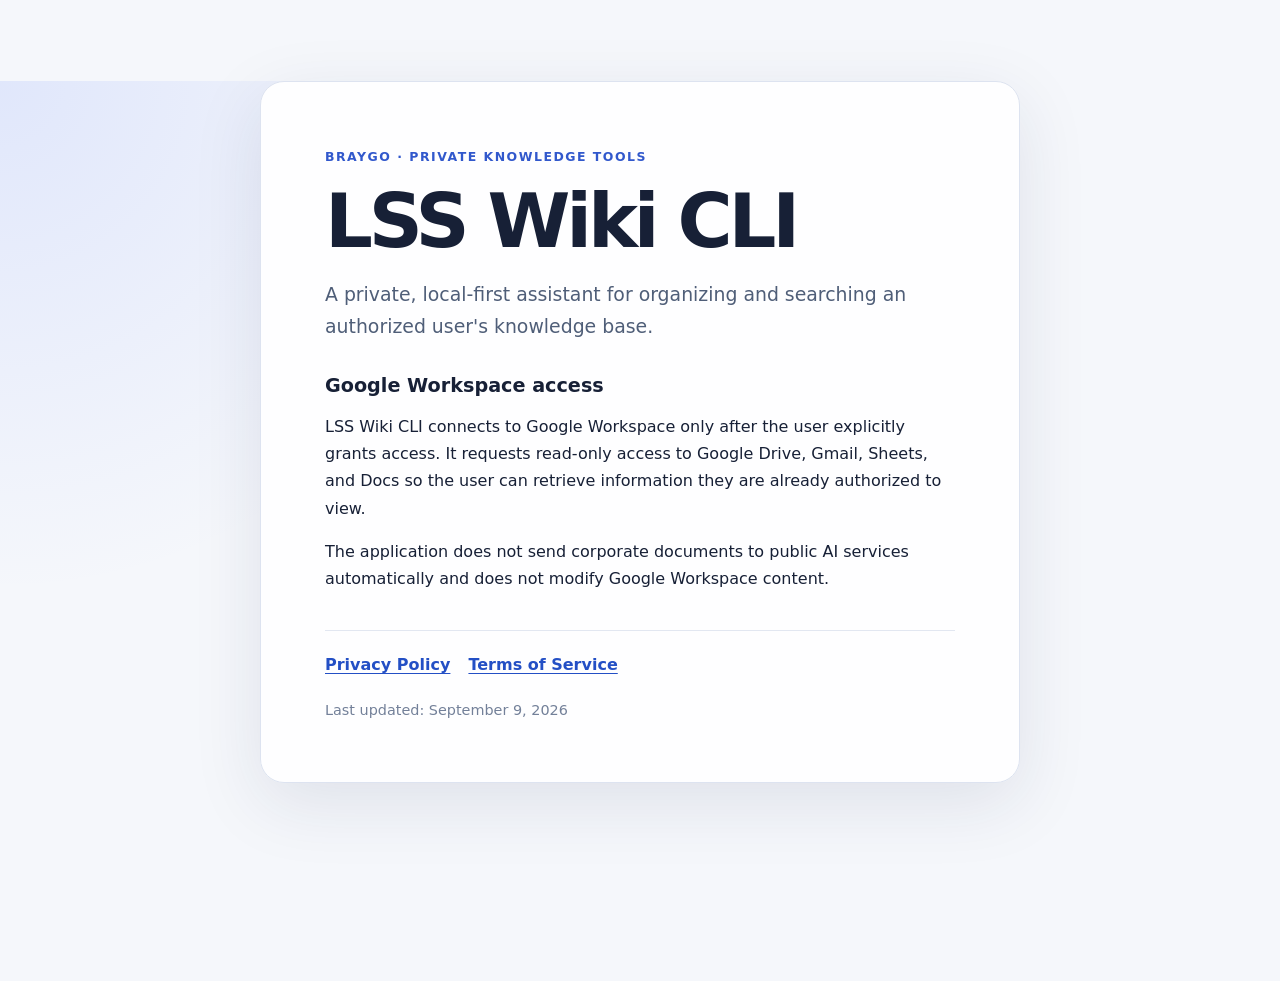
<file: index.html>
<!doctype html>
<html lang="en">
<head>
  <meta charset="utf-8">
  <meta name="viewport" content="width=device-width, initial-scale=1">
  <meta name="description" content="Official information page for LSS Wiki CLI, a private local knowledge-base assistant.">
  <title>LSS Wiki CLI</title>
  <link rel="stylesheet" href="styles.css">
</head>
<body>
  <main class="shell">
    <p class="eyebrow">BRAYGO · PRIVATE KNOWLEDGE TOOLS</p>
    <h1>LSS Wiki CLI</h1>
    <p class="lead">A private, local-first assistant for organizing and searching an authorized user's knowledge base.</p>

    <section>
      <h2>Google Workspace access</h2>
      <p>LSS Wiki CLI connects to Google Workspace only after the user explicitly grants access. It requests read-only access to Google Drive, Gmail, Sheets, and Docs so the user can retrieve information they are already authorized to view.</p>
      <p>The application does not send corporate documents to public AI services automatically and does not modify Google Workspace content.</p>
    </section>

    <nav aria-label="Legal documents">
      <a href="privacy.html">Privacy Policy</a>
      <a href="terms.html">Terms of Service</a>
    </nav>

    <footer>Last updated: September 9, 2026</footer>
  </main>
</body>
</html>
</file>
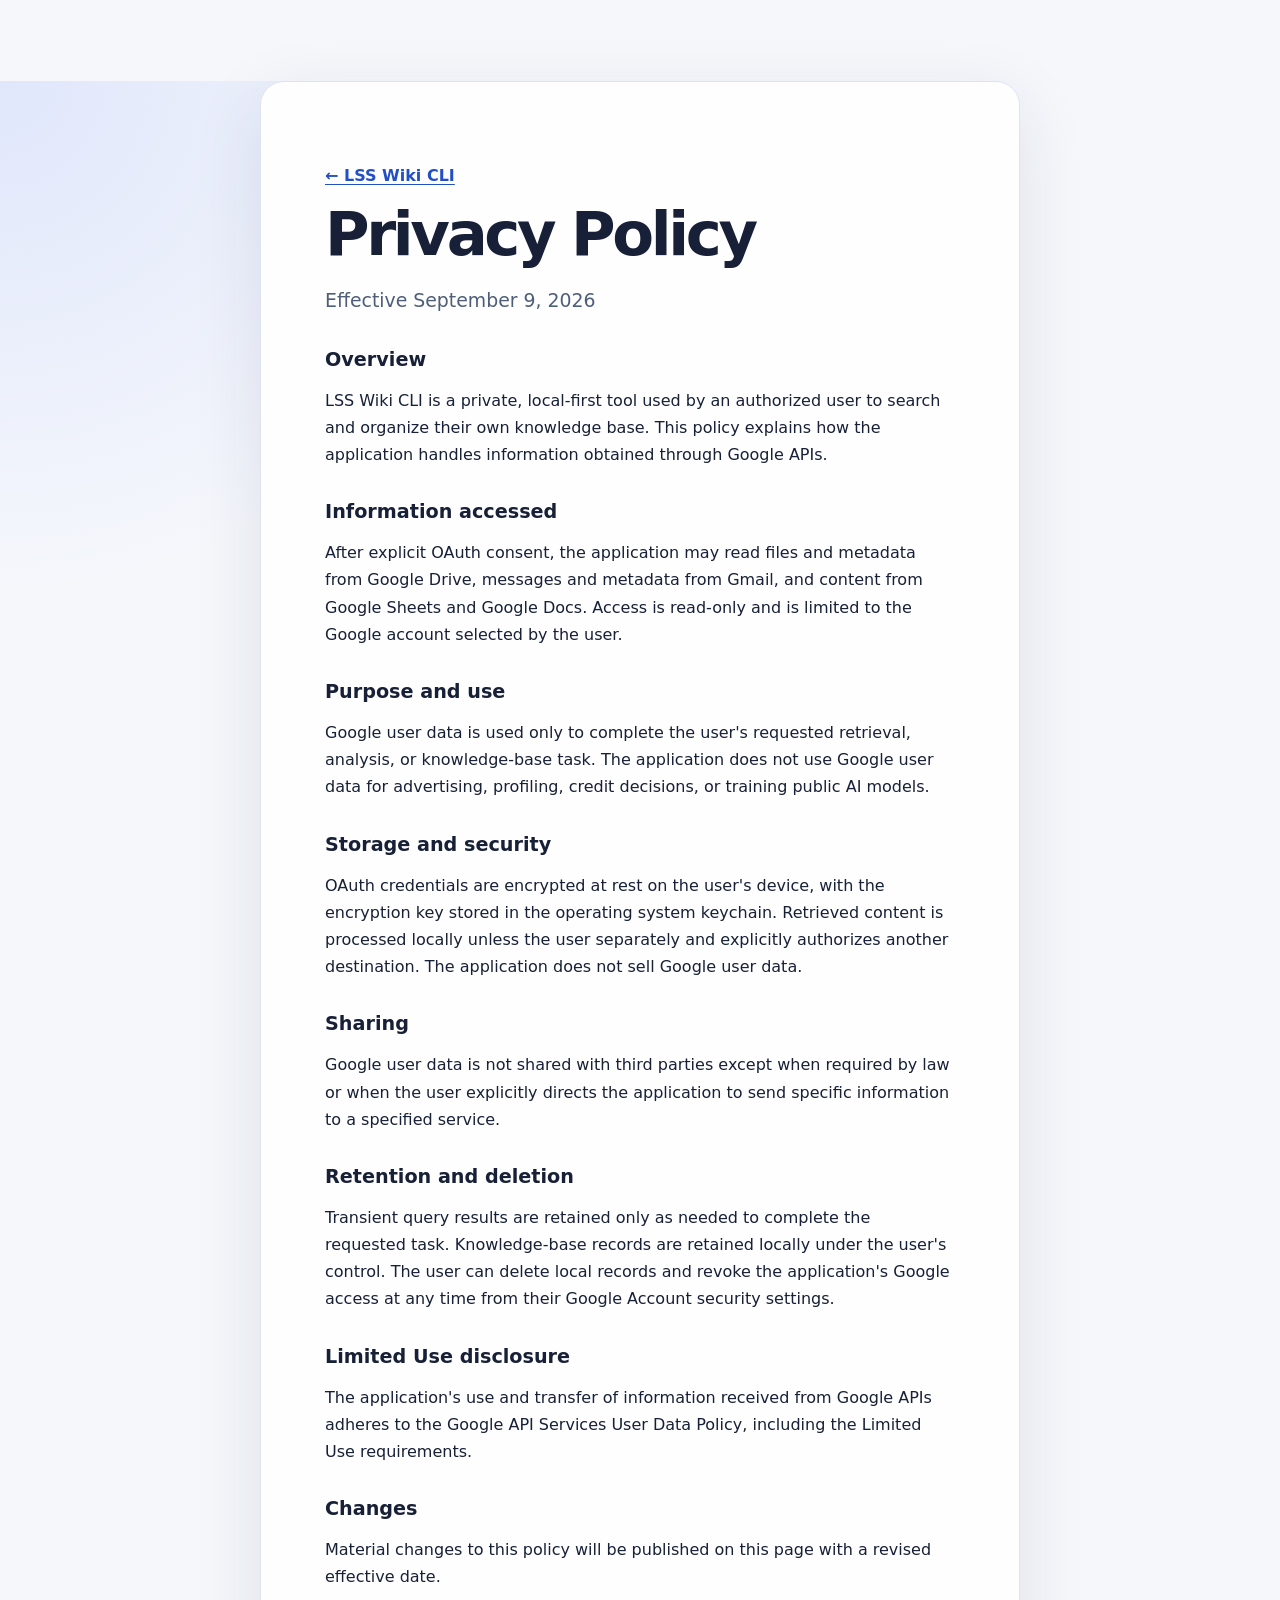
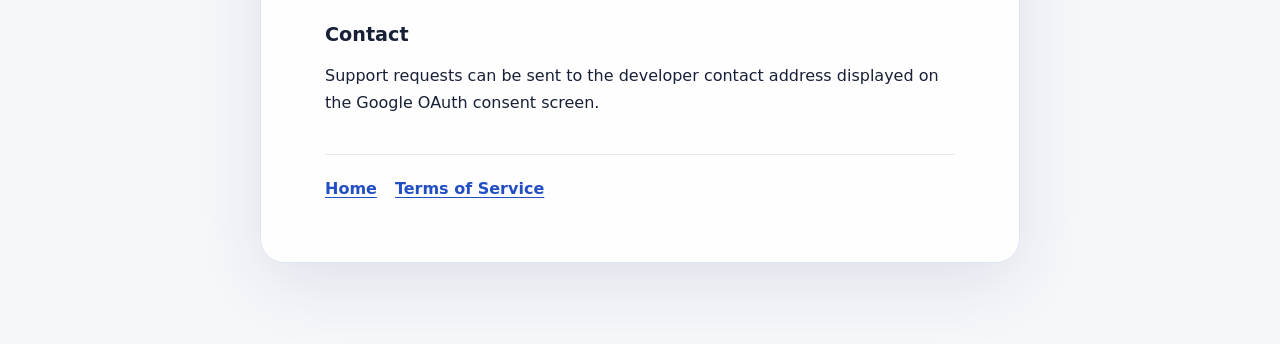
<file: privacy.html>
<!doctype html>
<html lang="en">
<head>
  <meta charset="utf-8">
  <meta name="viewport" content="width=device-width, initial-scale=1">
  <meta name="description" content="Privacy Policy for LSS Wiki CLI.">
  <title>Privacy Policy · LSS Wiki CLI</title>
  <link rel="stylesheet" href="styles.css">
</head>
<body>
  <main class="shell legal">
    <p><a href="index.html">← LSS Wiki CLI</a></p>
    <h1>Privacy Policy</h1>
    <p class="lead">Effective September 9, 2026</p>

    <h2>Overview</h2>
    <p>LSS Wiki CLI is a private, local-first tool used by an authorized user to search and organize their own knowledge base. This policy explains how the application handles information obtained through Google APIs.</p>

    <h2>Information accessed</h2>
    <p>After explicit OAuth consent, the application may read files and metadata from Google Drive, messages and metadata from Gmail, and content from Google Sheets and Google Docs. Access is read-only and is limited to the Google account selected by the user.</p>

    <h2>Purpose and use</h2>
    <p>Google user data is used only to complete the user's requested retrieval, analysis, or knowledge-base task. The application does not use Google user data for advertising, profiling, credit decisions, or training public AI models.</p>

    <h2>Storage and security</h2>
    <p>OAuth credentials are encrypted at rest on the user's device, with the encryption key stored in the operating system keychain. Retrieved content is processed locally unless the user separately and explicitly authorizes another destination. The application does not sell Google user data.</p>

    <h2>Sharing</h2>
    <p>Google user data is not shared with third parties except when required by law or when the user explicitly directs the application to send specific information to a specified service.</p>

    <h2>Retention and deletion</h2>
    <p>Transient query results are retained only as needed to complete the requested task. Knowledge-base records are retained locally under the user's control. The user can delete local records and revoke the application's Google access at any time from their Google Account security settings.</p>

    <h2>Limited Use disclosure</h2>
    <p>The application's use and transfer of information received from Google APIs adheres to the Google API Services User Data Policy, including the Limited Use requirements.</p>

    <h2>Changes</h2>
    <p>Material changes to this policy will be published on this page with a revised effective date.</p>

    <h2>Contact</h2>
    <p>Support requests can be sent to the developer contact address displayed on the Google OAuth consent screen.</p>

    <nav aria-label="Legal documents">
      <a href="index.html">Home</a>
      <a href="terms.html">Terms of Service</a>
    </nav>
  </main>
</body>
</html>
</file>
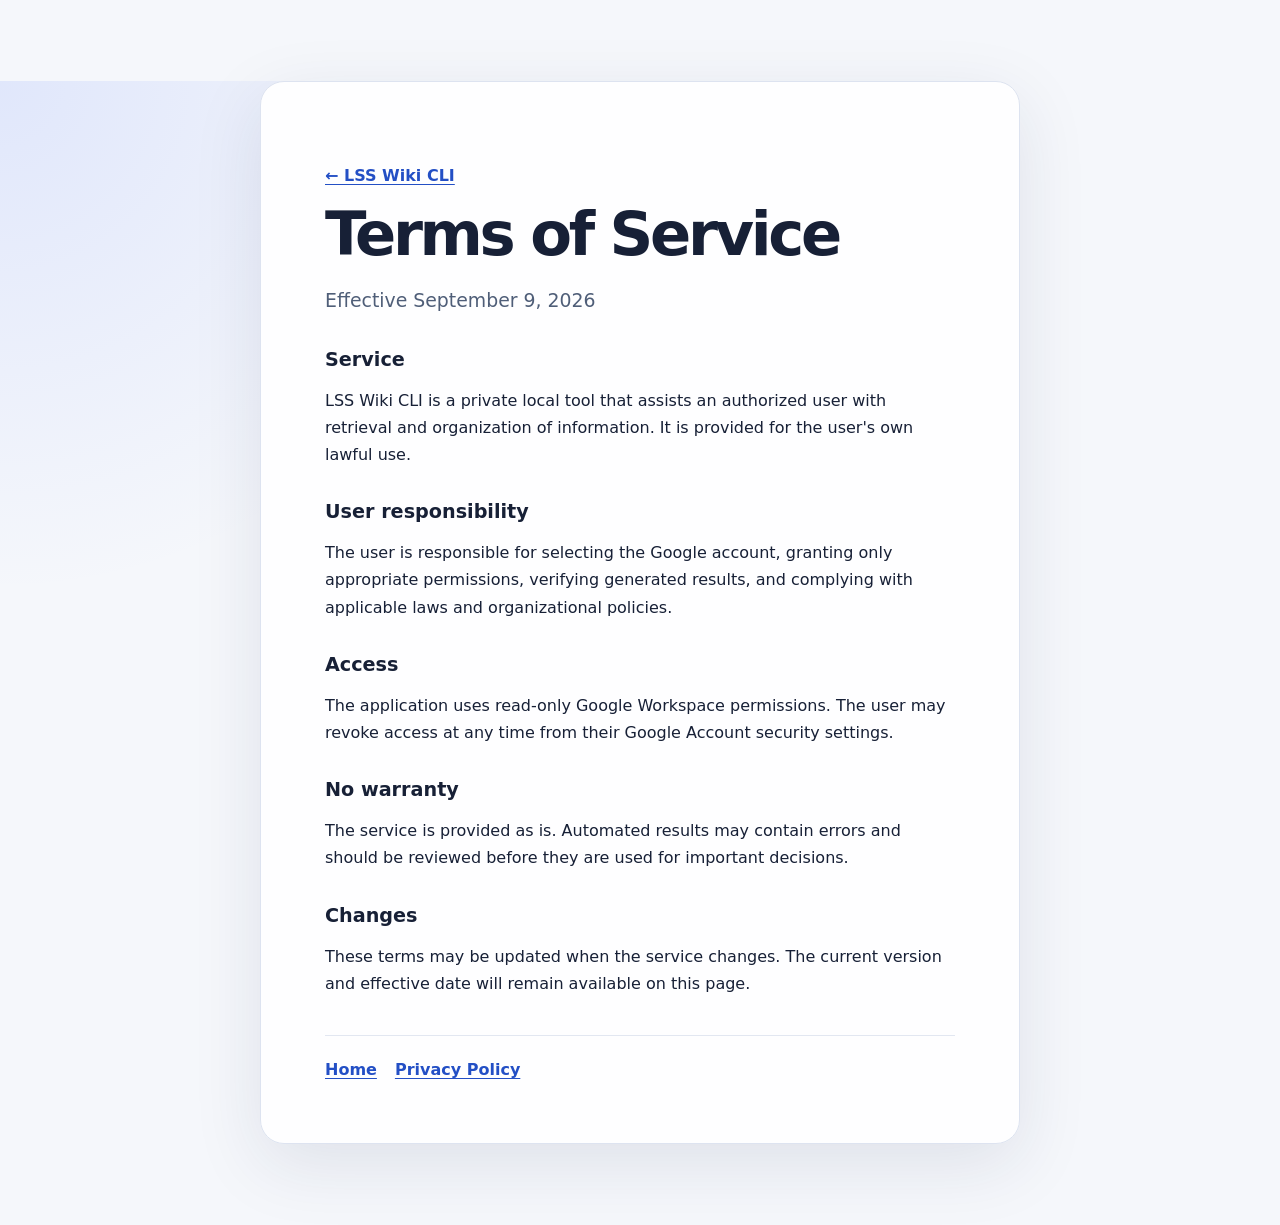
<file: terms.html>
<!doctype html>
<html lang="en">
<head>
  <meta charset="utf-8">
  <meta name="viewport" content="width=device-width, initial-scale=1">
  <meta name="description" content="Terms of Service for LSS Wiki CLI.">
  <title>Terms of Service · LSS Wiki CLI</title>
  <link rel="stylesheet" href="styles.css">
</head>
<body>
  <main class="shell legal">
    <p><a href="index.html">← LSS Wiki CLI</a></p>
    <h1>Terms of Service</h1>
    <p class="lead">Effective September 9, 2026</p>

    <h2>Service</h2>
    <p>LSS Wiki CLI is a private local tool that assists an authorized user with retrieval and organization of information. It is provided for the user's own lawful use.</p>

    <h2>User responsibility</h2>
    <p>The user is responsible for selecting the Google account, granting only appropriate permissions, verifying generated results, and complying with applicable laws and organizational policies.</p>

    <h2>Access</h2>
    <p>The application uses read-only Google Workspace permissions. The user may revoke access at any time from their Google Account security settings.</p>

    <h2>No warranty</h2>
    <p>The service is provided as is. Automated results may contain errors and should be reviewed before they are used for important decisions.</p>

    <h2>Changes</h2>
    <p>These terms may be updated when the service changes. The current version and effective date will remain available on this page.</p>

    <nav aria-label="Legal documents">
      <a href="index.html">Home</a>
      <a href="privacy.html">Privacy Policy</a>
    </nav>
  </main>
</body>
</html>
</file>
<file: styles.css>
:root {
  color-scheme: light;
  font-family: Inter, ui-sans-serif, system-ui, -apple-system, BlinkMacSystemFont, "Segoe UI", sans-serif;
  color: #172036;
  background: #f5f7fb;
}

* { box-sizing: border-box; }

body {
  margin: 0;
  min-height: 100vh;
  background:
    radial-gradient(circle at top left, rgba(74, 114, 255, .12), transparent 32rem),
    #f5f7fb;
}

.shell {
  width: min(760px, calc(100% - 32px));
  margin: 9vh auto;
  padding: clamp(28px, 6vw, 64px);
  background: rgba(255, 255, 255, .94);
  border: 1px solid #dde3f0;
  border-radius: 24px;
  box-shadow: 0 20px 70px rgba(28, 43, 77, .1);
}

.eyebrow {
  margin: 0 0 18px;
  color: #3158cc;
  font-size: .78rem;
  font-weight: 750;
  letter-spacing: .12em;
}

h1 { margin: 0; font-size: clamp(2.3rem, 8vw, 4.7rem); line-height: .98; letter-spacing: -.055em; }
h2 { margin-top: 2rem; font-size: 1.2rem; }
p { line-height: 1.7; }
.lead { color: #4f5e78; font-size: 1.18rem; }

nav {
  display: flex;
  flex-wrap: wrap;
  gap: 18px;
  margin-top: 38px;
  padding-top: 24px;
  border-top: 1px solid #e2e7f1;
}

a { color: #234fc5; font-weight: 650; text-decoration-thickness: .08em; text-underline-offset: .18em; }
footer { margin-top: 28px; color: #738099; font-size: .9rem; }
.legal h1 { font-size: clamp(2rem, 7vw, 3.8rem); }

@media (max-width: 560px) {
  .shell { margin: 16px auto; border-radius: 18px; }
}
</file>
